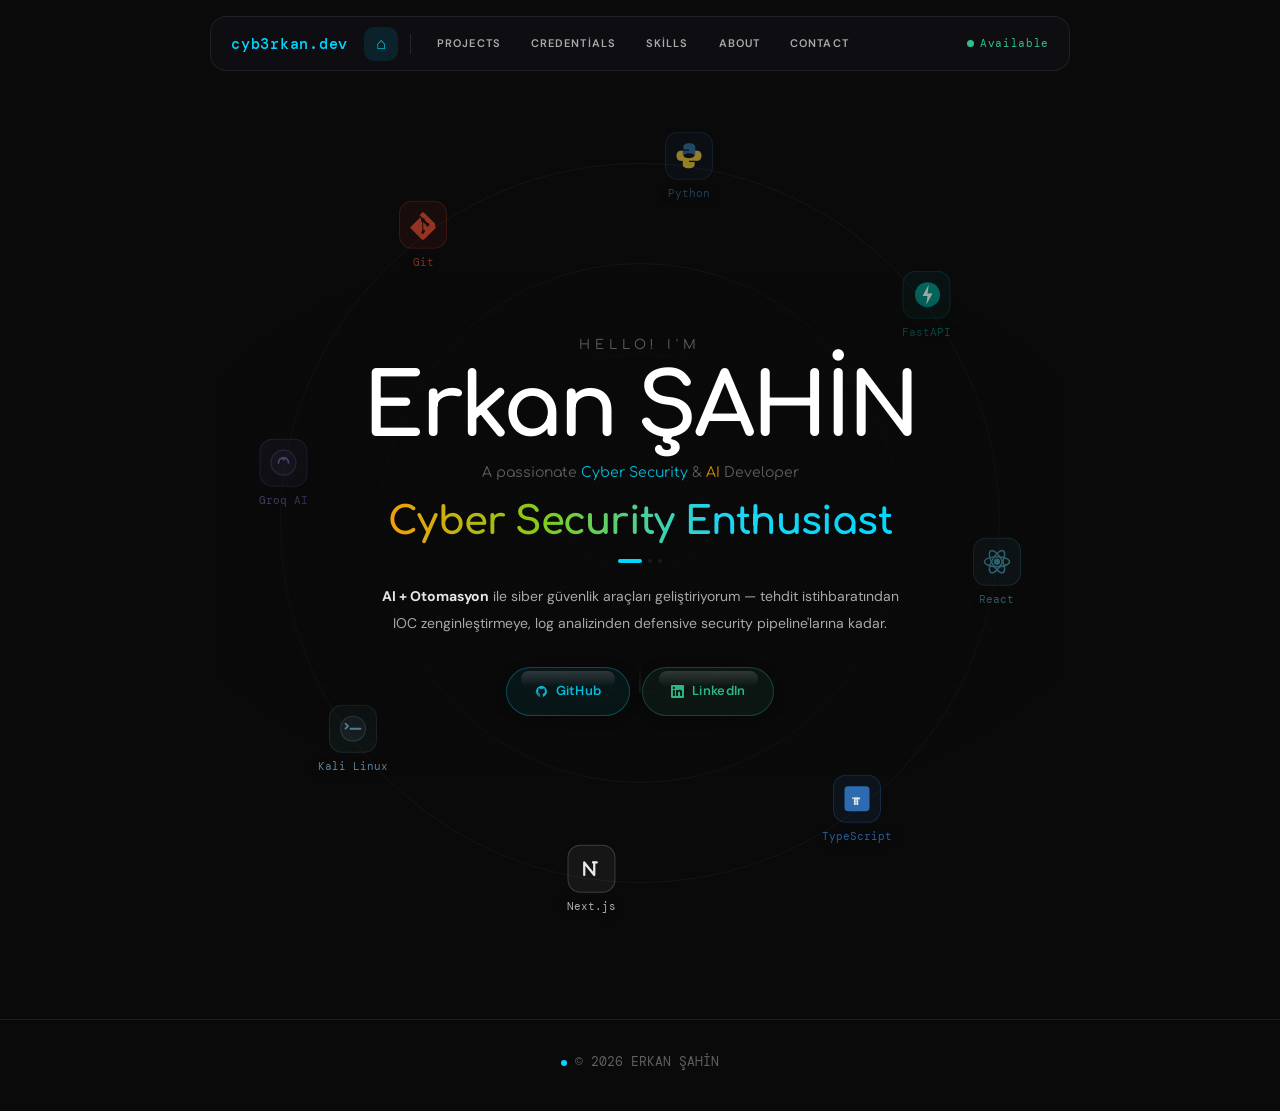
<file: index.html>
<!DOCTYPE html>
<html lang="tr">
<head>
<meta charset="UTF-8">
<meta name="viewport" content="width=device-width, initial-scale=1.0">
<title>Erkan ŞAHİN — Security Engineer</title>
<link rel="preconnect" href="https://fonts.googleapis.com">
<link rel="preconnect" href="https://fonts.gstatic.com" crossorigin>
<link rel="stylesheet" href="https://fonts.googleapis.com/css2?family=Comfortaa:wght@400;600;700&family=DM+Sans:wght@400;500;600&family=DM+Mono:wght@400;500&display=swap">
<link rel="stylesheet" href="shared.css">

<style>
.hero {
  min-height: 100vh;
  display: flex;
  align-items: center;
  justify-content: center;
  position: relative;
  overflow: hidden;
  padding-top: 2.5rem;
}

.orbit-stage {
  position: absolute;
  width: min(980px, 96vw);
  height: min(820px, calc(100vh - 88px));
  top: 52%;
  left: 50%;
  transform: translate(-50%, -50%);
  pointer-events: none;
  overflow: visible;
  z-index: 1;
}

.orb-circle {
  position: absolute;
  border-radius: 50%;
  border: 1px solid rgba(255,255,255,0.045);
  top: 50%;
  left: 50%;
  transform: translate(-50%, -50%);
}

.orb-icon {
  position: absolute;
  left: 50%;
  top: 50%;
  display: flex;
  flex-direction: column;
  align-items: center;
  gap: 5px;
  transform: translate(-50%, -50%);
  will-change: left, top, opacity;
  pointer-events: none;
  opacity: 0;
  z-index: 2;
}

.orb-box {
  width: 48px;
  height: 48px;
  border-radius: 13px;
  padding: 8px;
  display: flex;
  align-items: center;
  justify-content: center;
}

.orb-box svg {
  width: 100%;
  height: 100%;
}

.orb-label {
  font-size: 11px;
  font-family: 'DM Mono', monospace;
  white-space: nowrap;
  text-shadow: 0 1px 8px rgba(0,0,0,0.95);
}

/* ── HERO TEXT ── */
.hero-center {
  position: relative;
  z-index: 20;
  text-align: center;
  padding: 0 2rem;
  max-width: 780px;
}

.hero-center::before {
  content: "";
  position: absolute;
  inset: -60px -110px;
  z-index: -1;
  pointer-events: none;
  background: radial-gradient(
    ellipse at center,
    rgba(10, 10, 10, 0.94) 0%,
    rgba(10, 10, 10, 0.80) 42%,
    rgba(10, 10, 10, 0.34) 68%,
    transparent 82%
  );
}

.hero-hello {
  font-family: 'Comfortaa', cursive;
  font-size: 13px;
  color: var(--text-muted);
  letter-spacing: 0.38em;
  text-transform: uppercase;
  margin-bottom: 0.55rem;
}

.hero-name {
  font-family: 'Comfortaa', cursive;
  font-weight: 700;
  font-size: clamp(58px, 6.8vw, 94px);
  color: var(--text-primary);
  line-height: 1;
  margin-bottom: 0.65rem;
  letter-spacing: -0.035em;
}

.hero-sub {
  font-family: 'Comfortaa', cursive;
  font-size: 14px;
  color: var(--text-muted);
  margin-bottom: 0.75rem;
}

.hero-sub .c {
  color: rgba(0,217,255,0.86);
}

.hero-sub .a {
  color: rgba(245,158,11,0.86);
}

/* ROLE TICKER */
.role-wrap {
  height: clamp(38px, 4vw, 54px);
  position: relative;
  display: flex;
  align-items: center;
  justify-content: center;
  margin-bottom: 0.75rem;
}

.role-item {
  position: absolute;
  font-family: 'Comfortaa', cursive;
  font-weight: 700;
  font-size: clamp(26px, 3vw, 40px);
  background: linear-gradient(90deg,#f59e0b 0%,#84cc16 30%,#22d3ee 65%,#00d9ff 100%);
  -webkit-background-clip: text;
  -webkit-text-fill-color: transparent;
  background-clip: text;
  white-space: nowrap;
  letter-spacing: -0.02em;
  opacity: 0;
  transition: opacity 0.5s ease;
}

.role-item.active {
  opacity: 1;
}

.dot-pills {
  display: flex;
  align-items: center;
  justify-content: center;
  gap: 6px;
  margin-bottom: 1.25rem;
}

.dp {
  border-radius: 100px;
  height: 4px;
  transition: all 0.4s ease;
}

.dp-a {
  width: 24px;
  background: var(--cyan);
}

.dp-i {
  width: 4px;
  background: var(--border);
}

.hero-desc {
  font-size: 14px;
  color: var(--text-secondary);
  max-width: 520px;
  margin: 0 auto 1.9rem;
  line-height: 1.9;
  font-family: 'DM Sans', sans-serif;
}

.hero-desc strong {
  color: rgba(255,255,255,0.9);
  font-weight: 700;
}

.btn-row {
  display: flex;
  justify-content: center;
  gap: 12px;
  flex-wrap: wrap;
}

.scroll-hint {
  position: absolute;
  bottom: 1.5rem;
  left: 50%;
  transform: translateX(-50%);
  opacity: 0.15;
  pointer-events: none;
}

.sh-line {
  width: 1px;
  height: 28px;
  background: linear-gradient(to bottom, transparent, white);
  animation: shp 2s ease-in-out infinite;
}

@keyframes shp {
  0%,100% { opacity:.3; }
  50% { opacity:1; }
}

@media (max-width: 768px) {
  .hero {
    padding-top: 4rem;
  }

  .orbit-stage {
    width: 920px;
    height: 720px;
    top: 53%;
  }

  .orb-box {
    width: 40px;
    height: 40px;
    border-radius: 11px;
  }

  .orb-label {
    font-size: 9px;
  }

  .hero-center {
    max-width: 94vw;
    padding: 0 1rem;
  }

  .hero-center::before {
    inset: -42px -28px;
  }

  .hero-name {
    font-size: clamp(44px, 13vw, 62px);
  }

  .role-wrap {
    height: 40px;
  }

  .role-item {
    font-size: clamp(22px, 7vw, 30px);
  }

  .hero-desc {
    font-size: 13px;
    max-width: 92vw;
  }
}
</style>
</head>

<body>

<div class="nav-wrap">
  <nav class="nav">
    <a class="nav-brand" href="index.html" target="_self">cyb3rkan.dev</a>
    <a class="nav-home" href="index.html" title="Home">⌂</a>
    <div class="nav-div"></div>
    <div class="nav-links">
      <a class="nav-link" href="projects.html">Projects</a>
      <a class="nav-link" href="credentials.html">Credentials</a>
      <a class="nav-link" href="skills.html">Skills</a>
      <a class="nav-link" href="about.html">About</a>
      <a class="nav-link" href="contact.html">Contact</a>
    </div>
    <div class="nav-right">
      <div class="nav-dot"><div class="ndot"></div>Available</div>
    </div>
  </nav>
</div>

<section class="hero">

  <div class="orbit-stage" id="stage">
    <div class="orb-circle" style="width:340px;height:340px;"></div>
    <div class="orb-circle" style="width:520px;height:520px;"></div>
    <div class="orb-circle" style="width:720px;height:720px;"></div>

    <!-- orb0 Python -->
    <div class="orb-icon" id="orb0">
      <div class="orb-box" style="background:#3776ab1a;border:1px solid #3776ab45">
        <svg viewBox="0 0 24 24" fill="none">
          <path d="M12 2C9.5 2 7.5 3 7.5 5v2H12v1H5.5C3.5 8 2 9.5 2 12s1.5 4 3.5 4H7v-2.5C7 11.5 9 10 12 10s5 1.5 5 3.5V16h1.5c2 0 3.5-1.5 3.5-4s-1.5-4-3.5-4H17V5C17 3 15 2 12 2z" fill="#3776AB"/>
          <path d="M12 22c2.5 0 4.5-1 4.5-3v-2H12v-1h6.5c2 0 3.5-1.5 3.5-4s-1.5-4-3.5-4H17v2.5C17 12.5 15 14 12 14s-5-1.5-5-3.5V8H5.5C3.5 8 2 9.5 2 12s1.5 4 3.5 4H7v3c0 2 2 3 5 3z" fill="#FFD43B"/>
        </svg>
      </div>
      <span class="orb-label" style="color:#3776abdd">Python</span>
    </div>

    <!-- orb1 FastAPI -->
    <div class="orb-icon" id="orb1">
      <div class="orb-box" style="background:#0096881a;border:1px solid #00968845">
        <svg viewBox="0 0 24 24" fill="none">
          <circle cx="12" cy="12" r="10" fill="#009688"/>
          <path d="M13 4l-5 9h4l-1 7 5-9h-4l1-7z" fill="white"/>
        </svg>
      </div>
      <span class="orb-label" style="color:#009688dd">FastAPI</span>
    </div>

    <!-- orb2 React -->
    <div class="orb-icon" id="orb2">
      <div class="orb-box" style="background:#61dafb1a;border:1px solid #61dafb45">
        <svg viewBox="0 0 24 24" fill="none">
          <circle cx="12" cy="12" r="2.5" fill="#61DAFB"/>
          <ellipse cx="12" cy="12" rx="10" ry="4" stroke="#61DAFB" stroke-width="1.2" fill="none"/>
          <ellipse cx="12" cy="12" rx="10" ry="4" stroke="#61DAFB" stroke-width="1.2" fill="none" transform="rotate(60 12 12)"/>
          <ellipse cx="12" cy="12" rx="10" ry="4" stroke="#61DAFB" stroke-width="1.2" fill="none" transform="rotate(120 12 12)"/>
        </svg>
      </div>
      <span class="orb-label" style="color:#61dafbdd">React</span>
    </div>

    <!-- orb3 TypeScript -->
    <div class="orb-icon" id="orb3">
      <div class="orb-box" style="background:#3178c61a;border:1px solid #3178c645">
        <svg viewBox="0 0 24 24">
          <rect x="2" y="2" width="20" height="20" rx="3" fill="#3178C6"/>
          <path d="M13.5 11H10v1.5h1.5V17h1.5v-4.5H14.5V11H13.5z" fill="white"/>
          <path d="M8 11v1h1.5v5h1.5v-5H12.5v-1H8z" fill="white"/>
        </svg>
      </div>
      <span class="orb-label" style="color:#3178c6dd">TypeScript</span>
    </div>

    <!-- orb4 Next.js -->
    <div class="orb-icon" id="orb4">
      <div class="orb-box" style="background:#ffffff0f;border:1px solid #ffffff30">
        <svg viewBox="0 0 24 24" fill="none">
          <path d="M7 17V7l8 10V7" stroke="#fff" stroke-width="1.8" stroke-linecap="round" stroke-linejoin="round"/>
          <path d="M14 7h3" stroke="#fff" stroke-width="1.8" stroke-linecap="round"/>
        </svg>
      </div>
      <span class="orb-label" style="color:#ffffffbb">Next.js</span>
    </div>

    <!-- orb5 Kali Linux -->
    <div class="orb-icon" id="orb5">
      <div class="orb-box" style="background:#557c941a;border:1px solid #557c9445">
        <svg viewBox="0 0 24 24" fill="none">
          <circle cx="12" cy="12" r="10" fill="#557c942a" stroke="#557c9465" stroke-width="1"/>
          <path d="M6 8l2 2-2 2M10 12h8" stroke="#7aaccc" stroke-width="1.5" stroke-linecap="round" stroke-linejoin="round"/>
        </svg>
      </div>
      <span class="orb-label" style="color:#7aacccdd">Kali Linux</span>
    </div>

    <!-- orb6 Groq AI -->
    <div class="orb-icon" id="orb6">
      <div class="orb-box" style="background:#a78bfa1a;border:1px solid #a78bfa45">
        <svg viewBox="0 0 24 24" fill="none">
          <circle cx="12" cy="12" r="10" fill="#a78bfa1a" stroke="#a78bfa65" stroke-width="1"/>
          <path d="M8 12a4 4 0 0 1 8 0" stroke="#a78bfa" stroke-width="1.5" stroke-linecap="round"/>
          <circle cx="12" cy="9" r="1.2" fill="#a78bfa"/>
        </svg>
      </div>
      <span class="orb-label" style="color:#a78bfadd">Groq AI</span>
    </div>

    <!-- orb7 Git -->
    <div class="orb-icon" id="orb7">
      <div class="orb-box" style="background:#f050321a;border:1px solid #f0503245">
        <svg viewBox="0 0 24 24" fill="none">
          <path d="M21.7 11.3l-9-9a1 1 0 00-1.4 0l-2 2 2.5 2.5a1.2 1.2 0 011.5 1.5l2.4 2.4a1.2 1.2 0 011.1 2 1.2 1.2 0 01-2.3-.5l-2.3-2.3v6a1.2 1.2 0 01.8 2.2 1.2 1.2 0 01-2.4 0 1.2 1.2 0 01.8-1.1V10a1.2 1.2 0 01-.8-1.6L9.9 6 2.3 13.7a1 1 0 000 1.4l9 9a1 1 0 001.4 0l9-9a1 1 0 000-1.7z" fill="#F05032"/>
        </svg>
      </div>
      <span class="orb-label" style="color:#f05032dd">Git</span>
    </div>
  </div>

  <div class="hero-center">
    <p class="hero-hello">Hello! I'm</p>
    <h1 class="hero-name">Erkan ŞAHİN</h1>
    <p class="hero-sub">A passionate <span class="c">Cyber Security</span> & <span class="a">AI</span> Developer</p>

    <div class="role-wrap">
      <span class="role-item active" id="role0">Cyber Security Enthusiast</span>
      <span class="role-item" id="role1">AI Security Automation Developer</span>
      <span class="role-item" id="role2">Computer Engineering Student</span>
    </div>

    <div class="dot-pills">
      <div class="dp dp-a" id="pill0"></div>
      <div class="dp dp-i" id="pill1"></div>
      <div class="dp dp-i" id="pill2"></div>
    </div>

    <p class="hero-desc">
      <strong>AI + Otomasyon</strong> ile siber güvenlik araçları geliştiriyorum — tehdit istihbaratından IOC zenginleştirmeye, log analizinden defensive security pipeline'larına kadar.
    </p>

    <div class="btn-row">
      <a class="liqbtn liqbtn-c" href="https://github.com/cyb3rkan" target="_blank">
        <div class="liqbtn-shine"></div>
        <svg width="13" height="13" viewBox="0 0 24 24" fill="currentColor"><path d="M12 2C6.477 2 2 6.484 2 12.017c0 4.425 2.865 8.18 6.839 9.504.5.092.682-.217.682-.483 0-.237-.008-.868-.013-1.703-2.782.605-3.369-1.343-3.369-1.343-.454-1.158-1.11-1.466-1.11-1.466-.908-.62.069-.608.069-.608 1.003.07 1.531 1.032 1.531 1.032.892 1.53 2.341 1.088 2.91.832.092-.647.35-1.088.636-1.338-2.22-.253-4.555-1.113-4.555-4.951 0-1.093.39-1.988 1.029-2.688-.103-.253-.446-1.272.098-2.65 0 0 .84-.27 2.75 1.026A9.564 9.564 0 0112 6.844c.85.004 1.705.115 2.504.337 1.909-1.296 2.747-1.027 2.747-1.027.546 1.379.202 2.398.1 2.651.64.7 1.028 1.595 1.028 2.688 0 3.848-2.339 4.695-4.566 4.943.359.309.678.92.678 1.855 0 1.338-.012 2.419-.012 2.747 0 .268.18.58.688.482A10.019 10.019 0 0022 12.017C22 6.484 17.522 2 12 2z"/></svg>
        GitHub
      </a>

      <a class="liqbtn liqbtn-g" href="https://www.linkedin.com/in/erkansahin23/" target="_blank">
        <div class="liqbtn-shine"></div>
        <svg width="13" height="13" viewBox="0 0 24 24" fill="currentColor"><path d="M20.447 20.452h-3.554v-5.569c0-1.328-.027-3.037-1.852-3.037-1.853 0-2.136 1.445-2.136 2.939v5.667H9.351V9h3.414v1.561h.046c.477-.9 1.637-1.85 3.37-1.85 3.601 0 4.267 2.37 4.267 5.455v6.286zM5.337 7.433a2.062 2.062 0 01-2.063-2.065 2.064 2.064 0 112.063 2.065zm1.782 13.019H3.555V9h3.564v11.452zM22.225 0H1.771C.792 0 0 .774 0 1.729v20.542C0 23.227.792 24 1.771 24h20.451C23.2 24 24 23.227 24 22.271V1.729C24 .774 23.2 0 22.222 0h.003z"/></svg>
        LinkedIn
      </a>
    </div>

  <div class="scroll-hint"><div class="sh-line"></div></div>
</section>

<footer class="footer">
  <div class="footer-brand"><div class="fdot"></div>© 2026 ERKAN ŞAHİN</div>
</footer>

<script>
/* ── ROLE TICKER ── */
const roles = [0, 1, 2].map(i => document.getElementById('role' + i));
const pills = [0, 1, 2].map(i => document.getElementById('pill' + i));

let cur = 0;

setInterval(() => {
  roles[cur].classList.remove('active');
  pills[cur].className = 'dp dp-i';

  cur = (cur + 1) % roles.length;

  roles[cur].classList.add('active');
  pills[cur].className = 'dp dp-a';
}, 3000);

/* ── OUTER ORBIT ONLY ── */
const stage = document.getElementById('stage');

let orbitCX = 0;
let orbitCY = 0;

const OUTER_ORBIT_RADIUS = 360;
const ORBIT_SPEED = 0.00012;

function updateOrbitMetrics() {
  const rect = stage.getBoundingClientRect();
  orbitCX = rect.width / 2;
  orbitCY = rect.height / 2;
}

updateOrbitMetrics();
window.addEventListener('resize', updateOrbitMetrics);

const iconIds = [
  'orb0',
  'orb1',
  'orb2',
  'orb3',
  'orb4',
  'orb5',
  'orb6',
  'orb7'
];

const icons = iconIds
  .map((id, index) => ({
    id,
    el: document.getElementById(id),
    a: ((Math.PI * 2) / iconIds.length) * index - Math.PI / 2
  }))
  .filter(item => item.el);

let prevTs = null;

function placeOrbitIcons(dt) {
  icons.forEach(item => {
    item.a += ORBIT_SPEED * dt;

    const x = orbitCX + Math.cos(item.a) * OUTER_ORBIT_RADIUS;
    const y = orbitCY + Math.sin(item.a) * OUTER_ORBIT_RADIUS;

    item.el.style.left = x + 'px';
    item.el.style.top = y + 'px';

    const depth = (Math.sin(item.a) + 1) / 2;
    item.el.style.opacity = (0.58 + depth * 0.34).toFixed(2);
    item.el.style.zIndex = String(2 + Math.round(depth * 4));
  });
}

placeOrbitIcons(0);

function animate(ts) {
  const dt = prevTs ? Math.min(ts - prevTs, 40) : 16;
  prevTs = ts;

  placeOrbitIcons(dt);
  requestAnimationFrame(animate);
}

requestAnimationFrame(animate);
</script>
</body>
</html>
</file>
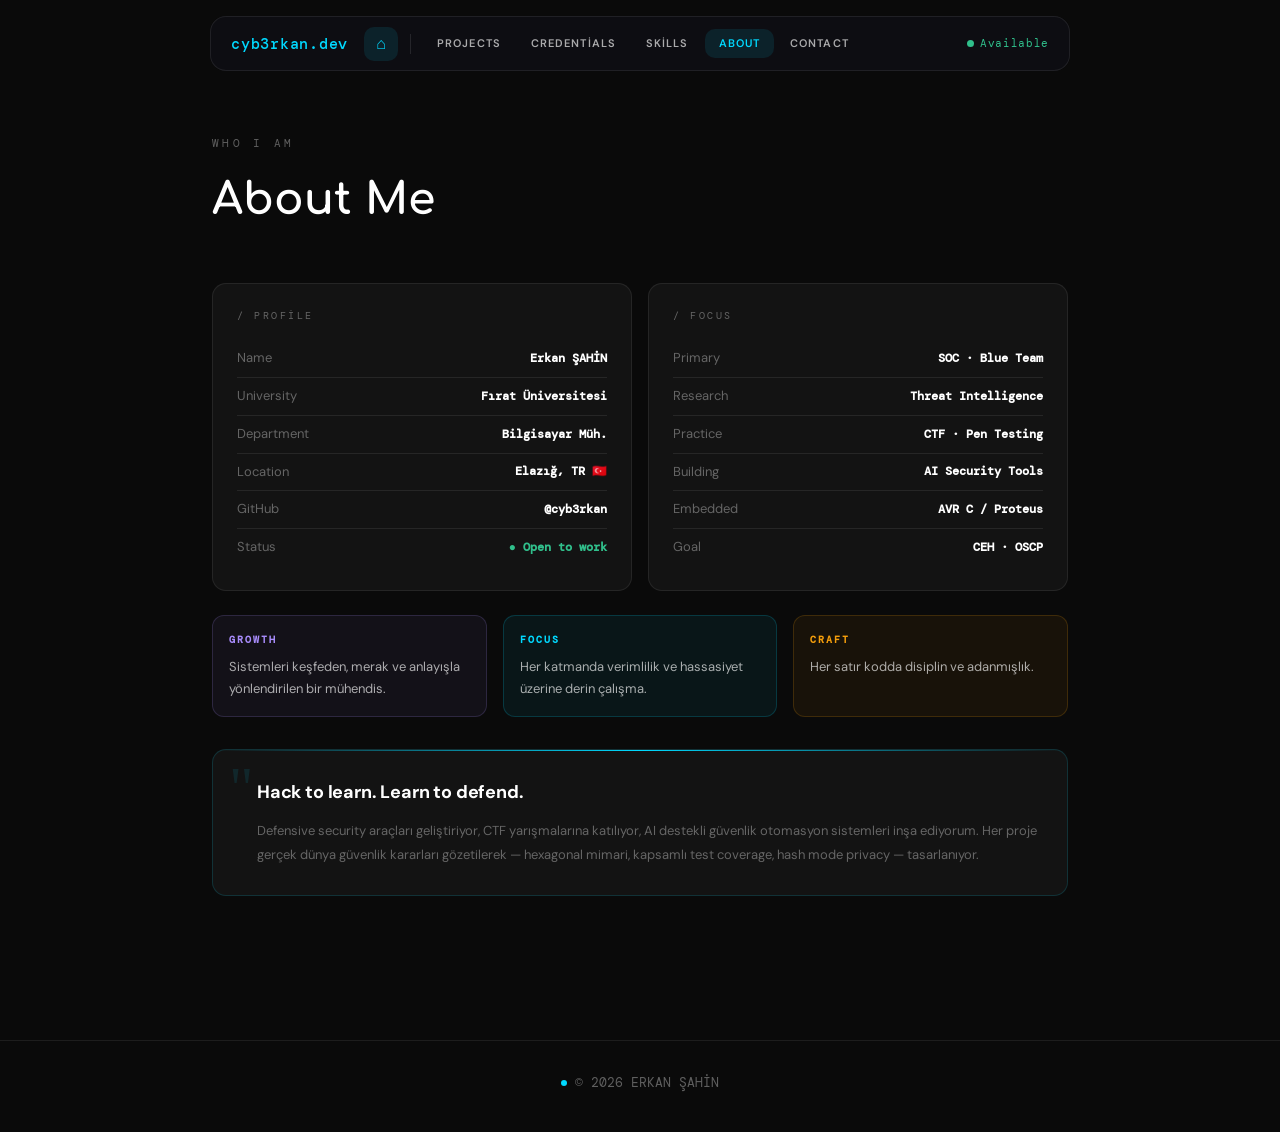
<file: about.html>
<!DOCTYPE html>
<html lang="tr">
<head>
<meta charset="UTF-8">
<meta name="viewport" content="width=device-width, initial-scale=1.0">
<title>About — Erkan ŞAHİN</title>
<link rel="stylesheet" href="shared.css">
<style>
.about-grid{display:grid;grid-template-columns:1fr 1fr;gap:1rem;margin-bottom:1.5rem}
.acard{background:var(--bg-card);border:1px solid var(--border);border-radius:14px;padding:1.5rem;transition:border-color 0.2s}
.acard:hover{border-color:rgba(255,255,255,0.15)}
.acard-ey{font-size:10px;letter-spacing:0.25em;text-transform:uppercase;color:var(--text-muted);font-family:'DM Mono',monospace;margin-bottom:1rem}
.arow{display:flex;justify-content:space-between;align-items:center;padding:8px 0;border-bottom:1px solid var(--border);font-size:13px}
.arow:last-child{border:none}
.ak{color:var(--text-muted)}.av{color:var(--text-primary);font-weight:600;font-size:12px;font-family:'DM Mono',monospace}
.av.g{color:rgba(52,211,153,0.9)}
.triple{display:grid;grid-template-columns:repeat(3,1fr);gap:1rem;margin-bottom:2rem}
.tcard{border-radius:12px;padding:1rem}
.tcard.p{background:rgba(167,139,250,0.06);border:1px solid rgba(167,139,250,0.18)}
.tcard.c{background:rgba(0,217,255,0.06);border:1px solid rgba(0,217,255,0.18)}
.tcard.a{background:rgba(245,158,11,0.06);border:1px solid rgba(245,158,11,0.18)}
.tt{font-size:10px;font-weight:700;letter-spacing:0.2em;text-transform:uppercase;margin-bottom:0.5rem;font-family:'DM Mono',monospace}
.tt-p{color:#a78bfa}.tt-c{color:#00d9ff}.tt-a{color:#f59e0b}
.td{font-size:13px;color:var(--text-secondary);line-height:1.7}
.motto-box{background:var(--bg-card);border:1px solid rgba(0,217,255,0.15);border-radius:14px;padding:1.75rem;position:relative;overflow:hidden}
.motto-box::before{content:'';position:absolute;top:0;left:0;right:0;height:1px;background:linear-gradient(90deg,transparent,var(--cyan),transparent)}
.motto-q{font-size:60px;color:rgba(0,217,255,0.1);font-family:Georgia,serif;line-height:1;position:absolute;top:0.5rem;left:1rem}
.motto-text{font-size:18px;font-weight:700;color:var(--text-primary);letter-spacing:-0.01em;margin-bottom:0.75rem;padding-left:1rem}
.motto-sub{font-size:13px;color:var(--text-muted);line-height:1.85;padding-left:1rem}
</style>
</head>
<body>

<div class="nav-wrap">
  <nav class="nav">
    <a class="nav-brand" href="index.html" target="_self">cyb3rkan.dev</a>
    <a class="nav-home" href="index.html" title="Home">⌂</a>
    <div class="nav-div"></div>
    <div class="nav-links">
      <a class="nav-link" href="projects.html">Projects</a>
      <a class="nav-link" href="credentials.html">Credentials</a>
      <a class="nav-link" href="skills.html">Skills</a>
      <a class="nav-link active" href="about.html">About</a>
      <a class="nav-link" href="contact.html">Contact</a>
    </div>
    <div class="nav-right">
      <div class="nav-dot"><div class="ndot"></div>Available</div>
    </div>
  </nav>
</div>

<section class="section">
  <p class="sec-eyebrow reveal">Who I Am</p>
  <h2 class="sec-title reveal d1">About Me</h2>

  <div class="about-grid">
    <div class="acard reveal d1">
      <div class="acard-ey">/ Profile</div>
      <div class="arow"><span class="ak">Name</span><span class="av">Erkan ŞAHİN</span></div>
      <div class="arow"><span class="ak">University</span><span class="av">Fırat Üniversitesi</span></div>
      <div class="arow"><span class="ak">Department</span><span class="av">Bilgisayar Müh.</span></div>
      <div class="arow"><span class="ak">Location</span><span class="av">Elazığ, TR 🇹🇷</span></div>
      <div class="arow"><span class="ak">GitHub</span><span class="av">@cyb3rkan</span></div>
      <div class="arow"><span class="ak">Status</span><span class="av g">● Open to work</span></div>
    </div>
    <div class="acard reveal d2">
      <div class="acard-ey">/ Focus</div>
      <div class="arow"><span class="ak">Primary</span><span class="av">SOC · Blue Team</span></div>
      <div class="arow"><span class="ak">Research</span><span class="av">Threat Intelligence</span></div>
      <div class="arow"><span class="ak">Practice</span><span class="av">CTF · Pen Testing</span></div>
      <div class="arow"><span class="ak">Building</span><span class="av">AI Security Tools</span></div>
      <div class="arow"><span class="ak">Embedded</span><span class="av">AVR C / Proteus</span></div>
      <div class="arow"><span class="ak">Goal</span><span class="av">CEH · OSCP</span></div>
    </div>
  </div>

  <div class="triple reveal d3">
    <div class="tcard p"><div class="tt tt-p">Growth</div><p class="td">Sistemleri keşfeden, merak ve anlayışla yönlendirilen bir mühendis.</p></div>
    <div class="tcard c"><div class="tt tt-c">Focus</div><p class="td">Her katmanda verimlilik ve hassasiyet üzerine derin çalışma.</p></div>
    <div class="tcard a"><div class="tt tt-a">Craft</div><p class="td">Her satır kodda disiplin ve adanmışlık.</p></div>
  </div>

  <div class="motto-box reveal">
    <div class="motto-q">"</div>
    <div class="motto-text">Hack to learn. Learn to defend.</div>
    <div class="motto-sub">Defensive security araçları geliştiriyor, CTF yarışmalarına katılıyor, AI destekli güvenlik otomasyon sistemleri inşa ediyorum. Her proje gerçek dünya güvenlik kararları gözetilerek — hexagonal mimari, kapsamlı test coverage, hash mode privacy — tasarlanıyor.</div>
  </div>
</section>

<footer class="footer">
  <div class="footer-brand"><div class="fdot"></div>© 2026 ERKAN ŞAHİN</div>
</footer>

<script>
const io = new IntersectionObserver(e=>{e.forEach(x=>{if(x.isIntersecting){x.target.classList.add('on');io.unobserve(x.target)}})},{threshold:0.1});
document.querySelectorAll('.reveal').forEach(el=>io.observe(el));
</script>
</body>
</html>
</file>
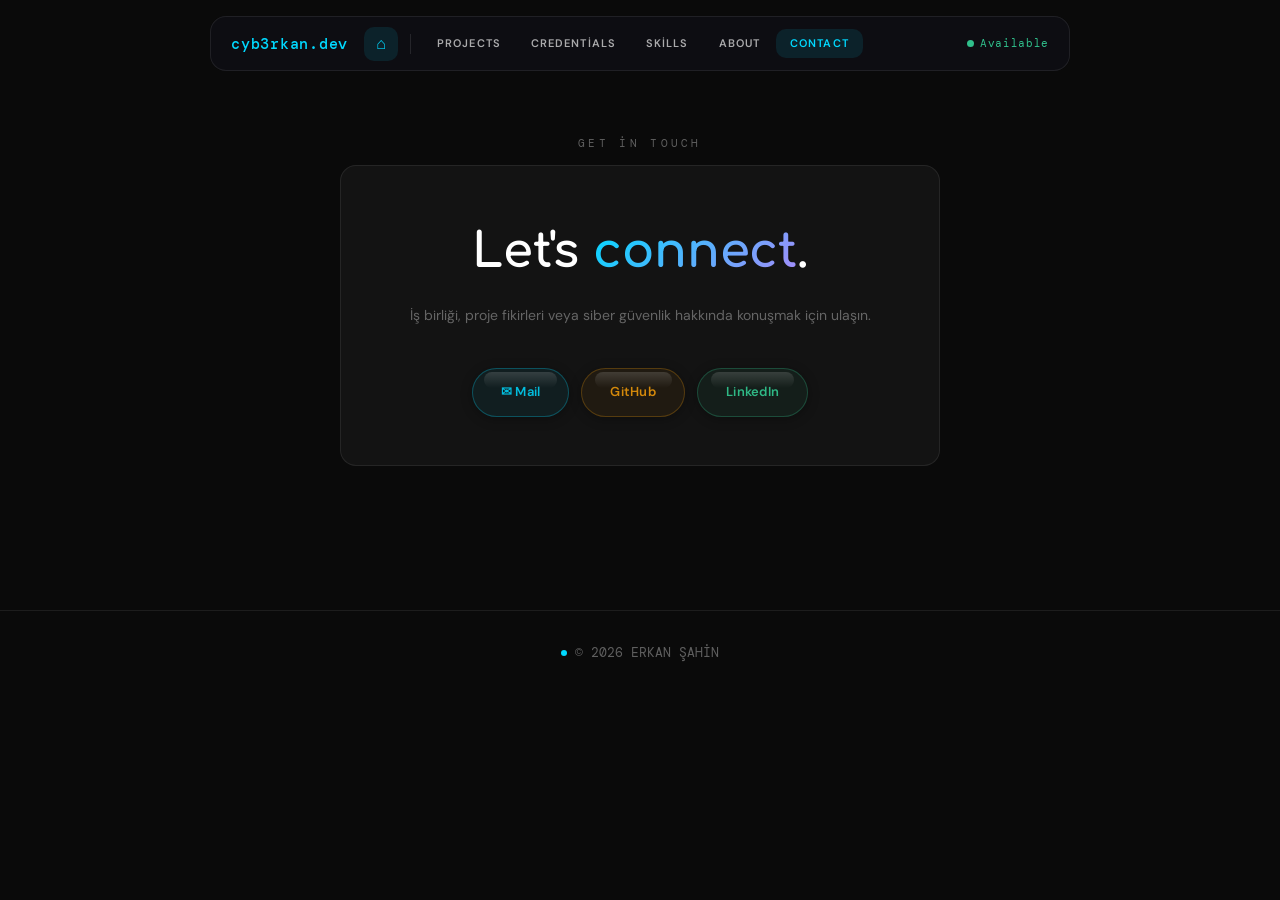
<file: contact.html>
<!DOCTYPE html>
<html lang="tr">
<head>
<meta charset="UTF-8">
<meta name="viewport" content="width=device-width, initial-scale=1.0">
<title>Contact — Erkan ŞAHİN</title>
<link rel="stylesheet" href="shared.css">
<style>
.contact-box{background:var(--bg-card);border:1px solid var(--border);border-radius:16px;padding:3rem 2rem;text-align:center;max-width:600px;margin:0 auto}
.ct-title{font-family:'Comfortaa',cursive;font-weight:700;font-size:clamp(2rem,5vw,3rem);color:var(--text-primary);margin-bottom:0.75rem}
.ct-title span{background:linear-gradient(135deg,var(--cyan),#a78bfa);-webkit-background-clip:text;-webkit-text-fill-color:transparent;background-clip:text}
.ct-sub{font-size:14px;color:var(--text-muted);margin-bottom:2.5rem;line-height:1.8}
.contact-btns{display:flex;justify-content:center;gap:12px;flex-wrap:wrap}
</style>
</head>
<body>

<div class="nav-wrap">
  <nav class="nav">
    <a class="nav-brand" href="index.html" target="_self">cyb3rkan.dev</a>
    <a class="nav-home" href="index.html" title="Home">⌂</a>
    <div class="nav-div"></div>
    <div class="nav-links">
      <a class="nav-link" href="projects.html">Projects</a>
      <a class="nav-link" href="credentials.html">Credentials</a>
      <a class="nav-link" href="skills.html">Skills</a>
      <a class="nav-link" href="about.html">About</a>
      <a class="nav-link active" href="contact.html">Contact</a>
    </div>
    <div class="nav-right">
      <div class="nav-dot"><div class="ndot"></div>Available</div>
    </div>
  </nav>
</div>

<section class="section">
  <p class="sec-eyebrow reveal" style="text-align:center">Get in Touch</p>
  <div class="contact-box reveal d1">
    <div class="ct-title">Let's <span>connect</span>.</div>
    <p class="ct-sub">İş birliği, proje fikirleri veya siber güvenlik hakkında konuşmak için ulaşın.</p>
    <div class="contact-btns">
      <a class="liqbtn liqbtn-c" href="mailto:sahinerkan2312@gmail.com"><div class="liqbtn-shine"></div>✉ Mail</a>
      <a class="liqbtn liqbtn-a" href="https://github.com/cyb3rkan" target="_blank"><div class="liqbtn-shine"></div>GitHub</a>
      <a class="liqbtn liqbtn-g" href="https://www.linkedin.com/in/erkansahin23/" target="_blank"><div class="liqbtn-shine"></div>LinkedIn</a>
    </div>
  </div>
</section>

<footer class="footer">
  <div class="footer-brand"><div class="fdot"></div>© 2026 ERKAN ŞAHİN</div>
</footer>

<script>
const io = new IntersectionObserver(e=>{e.forEach(x=>{if(x.isIntersecting){x.target.classList.add('on');io.unobserve(x.target)}})},{threshold:0.1});
document.querySelectorAll('.reveal').forEach(el=>io.observe(el));
</script>
</body>
</html>
</file>
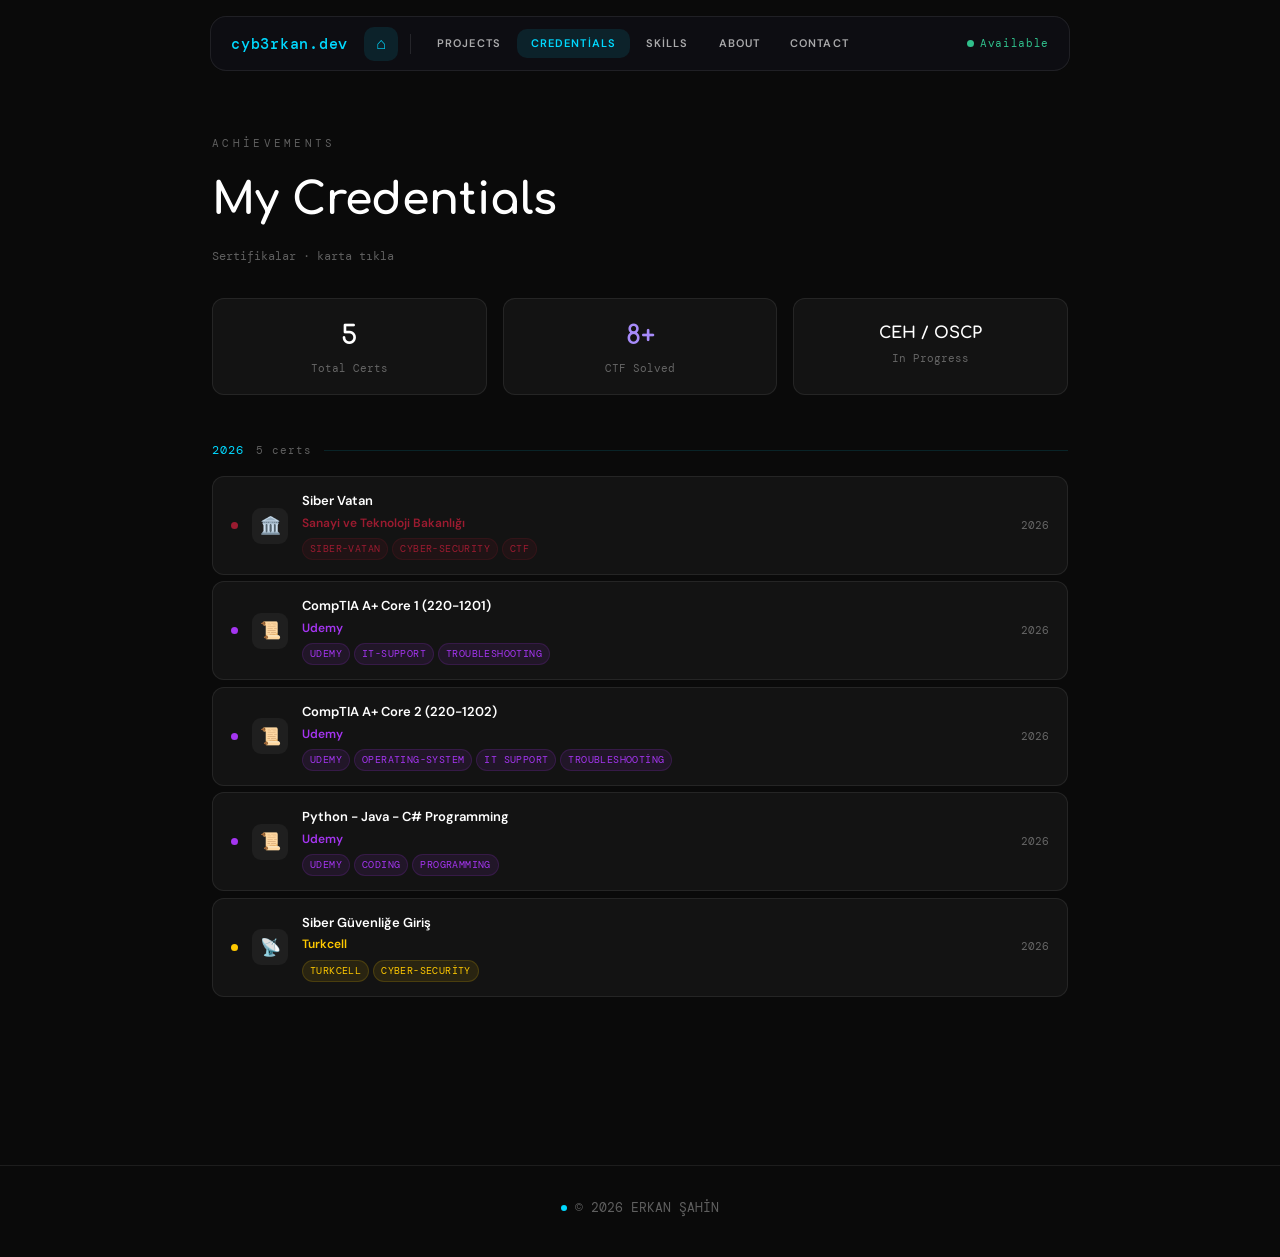
<file: credentials.html>
<!DOCTYPE html>
<html lang="tr">
<head>
<meta charset="UTF-8">
<meta name="viewport" content="width=device-width, initial-scale=1.0">
<title>Credentials — Erkan ŞAHİN</title>
<link rel="preconnect" href="https://fonts.googleapis.com">
<link rel="preconnect" href="https://fonts.gstatic.com" crossorigin>
<link rel="stylesheet" href="https://fonts.googleapis.com/css2?family=Comfortaa:wght@400;600;700&family=DM+Sans:wght@400;500;600&family=DM+Mono:wght@400;500&display=swap">
<link rel="stylesheet" href="shared.css">
<style>
.filter-bar{display:flex;gap:0.5rem;flex-wrap:wrap;margin-bottom:2rem}
.fchip{font-size:12px;padding:5px 14px;border-radius:100px;font-family:'DM Mono',monospace;cursor:pointer;transition:all 0.2s;background:rgba(255,255,255,0.04);border:1px solid rgba(255,255,255,0.1);color:var(--text-muted);display:flex;align-items:center;gap:6px}
.fchip:hover{color:var(--text-secondary);border-color:rgba(255,255,255,0.2)}
.fchip.active{color:var(--cyan);border-color:rgba(0,217,255,0.3);background:rgba(0,217,255,0.07)}
.cnt{font-size:10px;background:rgba(255,255,255,0.08);padding:1px 6px;border-radius:100px;color:var(--text-muted)}
.fchip.active .cnt{background:rgba(0,217,255,0.15);color:var(--cyan)}

.year-hd{font-size:12px;font-family:'DM Mono',monospace;color:var(--cyan);letter-spacing:0.08em;padding:0.4rem 0;display:flex;align-items:center;gap:0.75rem;margin-bottom:0.6rem}
.year-hd::after{content:'';flex:1;height:1px;background:rgba(0,217,255,0.12)}

.cred-list{display:flex;flex-direction:column;gap:0.4rem;margin-bottom:1.5rem}
.cred-item{
  display:flex;align-items:center;gap:0.875rem;
  background:var(--bg-card);border:1px solid var(--border);border-radius:12px;
  padding:0.875rem 1.125rem;transition:border-color 0.2s,transform 0.2s;
  text-decoration:none;cursor:default;
}
.cred-item:hover{border-color:rgba(255,255,255,0.14);transform:translateX(3px)}
.cred-dot{width:7px;height:7px;border-radius:50%;flex-shrink:0}
.cred-icon{width:36px;height:36px;border-radius:9px;display:flex;align-items:center;justify-content:center;font-size:17px;flex-shrink:0;background:rgba(255,255,255,0.05)}
.cred-body{flex:1;min-width:0}
.cred-name{font-size:13px;font-weight:600;color:var(--text-primary);margin-bottom:2px;overflow:hidden;text-overflow:ellipsis;white-space:nowrap}
.cred-issuer{font-size:12px;font-weight:600}
.cred-tags{display:flex;gap:4px;flex-wrap:wrap;margin-top:5px}
.ctag{font-size:10px;padding:2px 7px;border-radius:100px;font-family:'DM Mono',monospace;text-transform:uppercase;letter-spacing:0.04em}
.cred-date{font-size:11px;color:var(--text-muted);font-family:'DM Mono',monospace;white-space:nowrap;flex-shrink:0}

/* Issuer renkleri */
.iss-hackerrank{color:#2ec866}
.iss-aws{color:#FF9900}
.iss-oracle{color:#F80000}
.iss-google{color:#4285F4}
.iss-anthropic{color:#FF6F3C}
/* Yeni issuer sınıfı: Sanayi ve Teknoloji Bakanlığı için dotColor ile aynı renk */
.iss-sanayi{color:#9B1B30}
/* Udemy için örnek sınıf (koru) */
.iss-udemy{color:#A435F0}
.iss-turkcell{color:#FFC900}

/* Profil kartı özel stil */
.profile-card {
  background: linear-gradient(135deg, rgba(167,139,250,0.08) 0%, rgba(0,217,255,0.04) 100%);
  border: 1px solid rgba(167,139,250,0.2);
}
.profile-badge {
  font-size: 10px;
  padding: 2px 8px;
  border-radius: 100px;
  background: rgba(167,139,250,0.15);
  color: #a78bfa;
  font-family: 'DM Mono', monospace;
  margin-left: 8px;
}

.stats-row{display:flex;gap:1rem;margin-bottom:2.5rem;flex-wrap:wrap}
.stat-box{background:var(--bg-card);border:1px solid var(--border);border-radius:12px;padding:1rem 1.5rem;flex:1;min-width:90px;text-align:center}
.stat-n{font-size:26px;font-weight:800;font-family:'Comfortaa',cursive;color:var(--text-primary)}
.stat-n span{color:var(--cyan);font-size:16px}
.stat-l{font-size:11px;color:var(--text-muted);font-family:'DM Mono',monospace;margin-top:3px}
</style>
</head>
<body>

<div class="nav-wrap">
  <nav class="nav">
    <a class="nav-brand" href="index.html" target="_self">cyb3rkan.dev</a>
    <a class="nav-home" href="index.html" title="Home">⌂</a>
    <div class="nav-div"></div>
    <div class="nav-links">
      <a class="nav-link" href="projects.html" target="_self">Projects</a>
      <a class="nav-link active" href="credentials.html" target="_self">Credentials</a>
      <a class="nav-link" href="skills.html" target="_self">Skills</a>
      <a class="nav-link" href="about.html" target="_self">About</a>
      <a class="nav-link" href="contact.html" target="_self">Contact</a>
    </div>
    <div class="nav-right">
      <div class="nav-dot"><div class="ndot"></div>Available</div>
    </div>
  </nav>
</div>

<section class="section">
  <p class="sec-eyebrow reveal">Achievements</p>
  <h2 class="sec-title reveal d1">My Credentials</h2>
  <p style="font-size:12px;color:var(--text-muted);margin-top:-2.25rem;margin-bottom:2rem;font-family:'DM Mono',monospace" class="reveal d1">Sertifikalar · karta tıkla</p>

  <div class="stats-row reveal d2">
    <div class="stat-box"><div class="stat-n" id="total-count">5<span></span></div><div class="stat-l">Total Certs</div></div>
    <div class="stat-box"><div class="stat-n" style="color:#a78bfa">8+</div><div class="stat-l">CTF Solved</div></div>
    <div class="stat-box"><div class="stat-n" style="font-size:16px;padding-top:6px">CEH / OSCP</div><div class="stat-l">In Progress</div></div>
  </div>
  
  <div id="cred-container" class="reveal d3"></div>
</section>

<footer class="footer">
  <div class="footer-brand"><div class="fdot"></div>© 2026 ERKAN ŞAHİN</div>
</footer>

<script>
const io = new IntersectionObserver(e=>{e.forEach(x=>{if(x.isIntersecting){x.target.classList.add('on');io.unobserve(x.target)}})},{threshold:0.1});
document.querySelectorAll('.reveal').forEach(el=>io.observe(el));

const creds = [
  {year:2026,date:'2026',name:'Siber Vatan',issuer:'Sanayi ve Teknoloji Bakanlığı',filter:'STB',icon:'🏛️',tags:['SIBER-VATAN','CYBER-SECURITY','CTF'],dotColor:'#9B1B30',issuerClass:'iss-sanayi',link:'https://drdogrulama.sanayi.gov.tr/tr/verify/14751654509400/'},
  {year:2026,date:'2026',name:'CompTIA A+ Core 1 (220-1201)',issuer:'Udemy',filter:'Udemy',icon:'📜',tags:['UDEMY','IT-SUPPORT','TROUBLESHOOTING'],dotColor:'#A435F0',issuerClass:'iss-udemy',link:'https://www.udemy.com/certificate/UC-c4d04961-0011-4a8a-ab7e-6a99aa3ae84e/'},
  {year:2026,date:'2026',name:'CompTIA A+ Core 2 (220-1202)',issuer:'Udemy',filter:'Udemy',icon:'📜',tags:['UDEMY','OPERATING-SYSTEM',' IT SUPPORT','Troubleshooting'],dotColor:'#A435F0',issuerClass:'iss-udemy',link:'https://www.udemy.com/certificate/UC-e3cdc4a4-68eb-4568-a440-a2a450509ea7/'},
  {year:2026,date:'2026',name:'Python - Java - C# Programming',issuer:'Udemy',filter:'Udemy',icon:'📜',tags:['UDEMY','CODING','PROGRAMMING'],dotColor:'#A435F0',issuerClass:'iss-udemy',link:'https://www.udemy.com/certificate/UC-cb6c6ecc-abe3-475a-bd16-7e7361c4adfb/'},
  {year:2026,date:'2026',name:'Siber Güvenliğe Giriş',issuer:'Turkcell',filter:'Turkcell',icon:'📡',tags:['TURKCELL','CYBER-SECURİTY'],dotColor:'#FFC900',issuerClass:'iss-turkcell',link:'https://gelecegiyazanlar.turkcell.com.tr/sertifika/5f1217b50d0b4d758070f8666d648d94'},
];

function renderCreds(filter) {
  const filtered = filter === 'all' ? creds : creds.filter(c => c.filter === filter);
  const byYear = {};
  filtered.forEach(c => { if(!byYear[c.year]) byYear[c.year]=[]; byYear[c.year].push(c); });
  const container = document.getElementById('cred-container');
  container.innerHTML = '';
  Object.keys(byYear).sort((a,b)=>b-a).forEach(year => {
    const yl = document.createElement('div');
    yl.className='year-hd';
    yl.innerHTML = `${year} <span style="color:var(--text-muted);font-size:11px">${byYear[year].length} certs</span>`;
    container.appendChild(yl);
    const list = document.createElement('div');
    list.className='cred-list';
    byYear[year].forEach(c => {
      const item = document.createElement('div');
      // Profil kartı mı yoksa normal sertifika mı?
      const isProfile = c.isProfile ? 'profile-card' : '';
      item.className=`cred-item ${isProfile}`;
      
      if(c.link && c.link !== '#') {
        item.style.cursor = 'pointer';
        item.addEventListener('click', () => window.open(c.link, '_blank', 'noopener'));
      }
      
      const profileBadge = c.isProfile ? '<span class="profile-badge">LIVE PROFILE</span>' : '';
      const tagsHtml = c.tags.map(t=>`<span class="ctag" style="background:${c.dotColor}18;color:${c.dotColor};border:1px solid ${c.dotColor}28">${t}</span>`).join('');
      
      item.innerHTML = `
        <div class="cred-dot" style="background:${c.dotColor}"></div>
        <div class="cred-icon">${c.icon}</div>
        <div class="cred-body">
          <div class="cred-name">${c.name}${profileBadge}</div>
          <div class="cred-issuer ${c.issuerClass}">${c.issuer}</div>
          <div class="cred-tags">${tagsHtml}</div>
        </div>
        <div class="cred-date">${c.date}</div>
      `;
      list.appendChild(item);
    });
    container.appendChild(list);
  });
}

renderCreds('all');

document.querySelectorAll('.fchip').forEach(btn => {
  btn.addEventListener('click', () => {
    document.querySelectorAll('.fchip').forEach(b=>b.classList.remove('active'));
    btn.classList.add('active');
    renderCreds(btn.dataset.filter);
  });
});
</script>
</body>
</html>
</file>
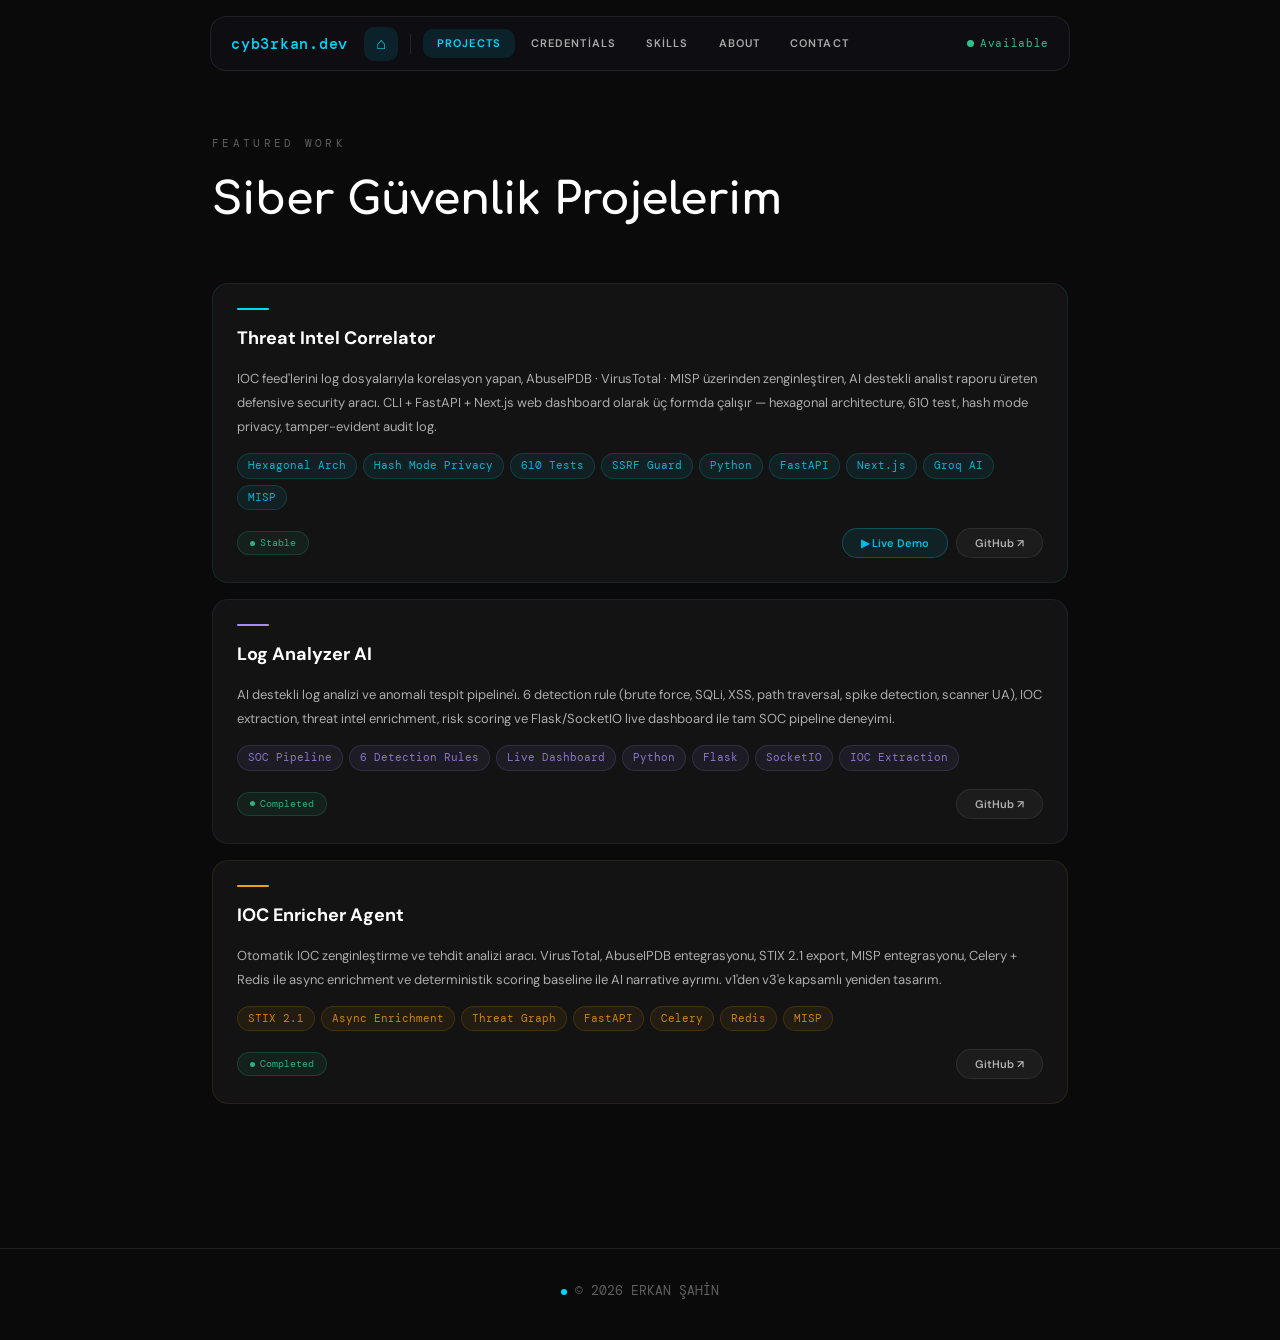
<file: projects.html>
<!DOCTYPE html>
<html lang="tr">
<head>
<meta charset="UTF-8">
<meta name="viewport" content="width=device-width, initial-scale=1.0">
<title>Projects — Erkan ŞAHİN</title>
<link rel="stylesheet" href="shared.css">
<style>
.proj-grid{display:grid;grid-template-columns:1fr;gap:1rem}
.proj-card{background:var(--bg-card);border-radius:16px;padding:1.5rem;display:flex;flex-direction:column;gap:0.875rem;transition:border-color 0.25s,transform 0.25s,box-shadow 0.25s;border:1px solid var(--border)}
.proj-card:hover{transform:translateY(-4px);box-shadow:0 16px 48px rgba(0,0,0,0.5)}
.proj-card.c{border-color:rgba(0,217,255,0.1)}.proj-card.p{border-color:rgba(167,139,250,0.1)}.proj-card.a{border-color:rgba(245,158,11,0.1)}
.proj-accent{width:32px;height:2px;border-radius:100px}
.pac-c{background:var(--cyan)}.pac-p{background:#a78bfa}.pac-a{background:#f59e0b}
.proj-name{font-family:'DM Sans',sans-serif;font-weight:700;font-size:18px;color:var(--text-primary)}
.proj-desc{font-size:13px;color:var(--text-secondary);line-height:1.85}
.proj-tags{display:flex;flex-wrap:wrap;gap:6px}
.ptag{font-size:11px;padding:3px 10px;border-radius:100px;font-family:'DM Mono',monospace}
.pt-c{background:rgba(0,217,255,0.07);color:rgba(0,217,255,0.8);border:1px solid rgba(0,217,255,0.15)}
.pt-p{background:rgba(167,139,250,0.07);color:rgba(167,139,250,0.8);border:1px solid rgba(167,139,250,0.15)}
.pt-a{background:rgba(245,158,11,0.07);color:rgba(245,158,11,0.8);border:1px solid rgba(245,158,11,0.15)}
.proj-footer{display:flex;justify-content:space-between;align-items:center;flex-wrap:wrap;gap:10px;margin-top:0.25rem}
.proj-badge{font-size:10px;padding:3px 12px;border-radius:100px;font-family:'DM Mono',monospace;display:flex;align-items:center;gap:5px;background:rgba(52,211,153,0.07);color:rgba(52,211,153,0.8);border:1px solid rgba(52,211,153,0.18)}
.bpulse{width:5px;height:5px;border-radius:50%;background:rgba(52,211,153,0.8);animation:blink 2s infinite}
@keyframes blink{0%,100%{opacity:1}50%{opacity:0.3}}
.proj-btns{display:flex;gap:8px}
.smb{font-size:11px;padding:7px 18px;border-radius:100px;font-weight:600;font-family:'DM Sans',sans-serif;cursor:pointer;transition:all 0.2s;display:inline-flex;align-items:center;gap:5px;border:none}
.smb-d{background:rgba(0,217,255,0.08);color:rgba(0,217,255,0.85);border:1px solid rgba(0,217,255,0.25)}
.smb-d:hover{background:rgba(0,217,255,0.14)}
.smb-g{background:rgba(255,255,255,0.04);color:var(--text-secondary);border:1px solid var(--border)}
.smb-g:hover{color:var(--text-primary)}
</style>
</head>
<body>

<div class="nav-wrap">
  <nav class="nav">
    <a class="nav-brand" href="index.html" target="_self">cyb3rkan.dev</a>
    <a class="nav-home" href="index.html" title="Home">⌂</a>
    <div class="nav-div"></div>
    <div class="nav-links">
      <a class="nav-link active" href="projects.html" target="_self">Projects</a>
      <a class="nav-link" href="credentials.html" target="_self">Credentials</a>
      <a class="nav-link" href="skills.html" target="_self">Skills</a>
      <a class="nav-link" href="about.html" target="_self">About</a>
      <a class="nav-link" href="contact.html" target="_self">Contact</a>
    </div>
    <div class="nav-right">
      <div class="nav-dot"><div class="ndot"></div>Available</div>
    </div>
  </nav>
</div>

<section class="section">
  <p class="sec-eyebrow reveal">Featured Work</p>
  <h2 class="sec-title reveal d1">Siber Güvenlik Projelerim</h2>

  <div class="proj-grid">
    <div class="proj-card c reveal d1">
      <div class="proj-accent pac-c"></div>
      <div class="proj-name">Threat Intel Correlator</div>
      <div class="proj-desc">IOC feed'lerini log dosyalarıyla korelasyon yapan, AbuseIPDB · VirusTotal · MISP üzerinden zenginleştiren, AI destekli analist raporu üreten defensive security aracı. CLI + FastAPI + Next.js web dashboard olarak üç formda çalışır — hexagonal architecture, 610 test, hash mode privacy, tamper-evident audit log.</div>
      <div class="proj-tags">
        <span class="ptag pt-c">Hexagonal Arch</span><span class="ptag pt-c">Hash Mode Privacy</span>
        <span class="ptag pt-c">610 Tests</span><span class="ptag pt-c">SSRF Guard</span>
        <span class="ptag pt-c">Python</span><span class="ptag pt-c">FastAPI</span>
        <span class="ptag pt-c">Next.js</span><span class="ptag pt-c">Groq AI</span><span class="ptag pt-c">MISP</span>
      </div>
      <div class="proj-footer">
        <div class="proj-badge"><div class="bpulse"></div>Stable</div>
        <div class="proj-btns">
          <button class="smb smb-d">▶ Live Demo</button>
          <button class="smb smb-g" onclick="window.open('https://github.com/cyb3rkan/Threat-Intel-Correlator','_blank')">GitHub ↗</button>
        </div>
      </div>
    </div>

    <div class="proj-card p reveal d2">
      <div class="proj-accent pac-p"></div>
      <div class="proj-name">Log Analyzer AI</div>
      <div class="proj-desc">AI destekli log analizi ve anomali tespit pipeline'ı. 6 detection rule (brute force, SQLi, XSS, path traversal, spike detection, scanner UA), IOC extraction, threat intel enrichment, risk scoring ve Flask/SocketIO live dashboard ile tam SOC pipeline deneyimi.</div>
      <div class="proj-tags">
        <span class="ptag pt-p">SOC Pipeline</span><span class="ptag pt-p">6 Detection Rules</span>
        <span class="ptag pt-p">Live Dashboard</span><span class="ptag pt-p">Python</span>
        <span class="ptag pt-p">Flask</span><span class="ptag pt-p">SocketIO</span>
        <span class="ptag pt-p">IOC Extraction</span>
      </div>
      <div class="proj-footer">
        <div class="proj-badge"><div class="bpulse"></div>Completed</div>
        <div class="proj-btns">
          <button class="smb smb-g" onclick="window.open('https://github.com/cyb3rkan/log-analyzer-ai','_blank')">GitHub ↗</button>
        </div>
      </div>
    </div>

    <div class="proj-card a reveal d3">
      <div class="proj-accent pac-a"></div>
      <div class="proj-name">IOC Enricher Agent</div>
      <div class="proj-desc">Otomatik IOC zenginleştirme ve tehdit analizi aracı. VirusTotal, AbuseIPDB entegrasyonu, STIX 2.1 export, MISP entegrasyonu, Celery + Redis ile async enrichment ve deterministik scoring baseline ile AI narrative ayrımı. v1'den v3'e kapsamlı yeniden tasarım.</div>
      <div class="proj-tags">
        <span class="ptag pt-a">STIX 2.1</span><span class="ptag pt-a">Async Enrichment</span>
        <span class="ptag pt-a">Threat Graph</span><span class="ptag pt-a">FastAPI</span>
        <span class="ptag pt-a">Celery</span><span class="ptag pt-a">Redis</span>
        <span class="ptag pt-a">MISP</span>
      </div>
      <div class="proj-footer">
        <div class="proj-badge"><div class="bpulse"></div>Completed</div>
        <div class="proj-btns">
          <button class="smb smb-g" onclick="window.open('https://github.com/cyb3rkan/ioc-enricher-agent','_blank')">GitHub ↗</button>
        </div>
      </div>
    </div>
  </div>
</section>

<footer class="footer">
  <div class="footer-brand"><div class="fdot"></div>© 2026 ERKAN ŞAHİN</div>
</footer>

<script>
const io = new IntersectionObserver(e=>{e.forEach(x=>{if(x.isIntersecting){x.target.classList.add('on');io.unobserve(x.target)}})},{threshold:0.1});
document.querySelectorAll('.reveal').forEach(el=>io.observe(el));
</script>
</body>
</html>
</file>
<file: shared.css>
@import url('https://fonts.googleapis.com/css2?family=Comfortaa:wght@400;600;700&family=DM+Sans:wght@400;500;600&family=DM+Mono:wght@400;500&display=swap');
*{margin:0;padding:0;box-sizing:border-box}
:root{
  --cyan:#00d9ff;--bg:#0a0a0a;--bg-card:rgba(255,255,255,0.04);
  --text-primary:#ffffff;--text-secondary:rgba(255,255,255,0.65);--text-muted:rgba(255,255,255,0.35);
  --border:rgba(255,255,255,0.08);
}
body{background:var(--bg);color:var(--text-primary);font-family:'DM Sans',sans-serif;overflow-x:hidden;line-height:1.6}
h1,h2,h3{font-family:'Comfortaa',cursive}

/* NAV - ayushcmd style floating pill */
.nav-wrap{position:sticky;top:16px;z-index:100;display:flex;justify-content:center;padding:0 1rem}
.nav{
  display:flex;align-items:center;gap:0;
  background:rgba(15,15,20,0.85);backdrop-filter:blur(20px);
  border:1px solid rgba(255,255,255,0.08);border-radius:16px;
  padding:0.6rem 1.25rem;width:100%;max-width:860px;
}
.nav-brand{
  font-family:'DM Mono',monospace;
  font-size:15px;
  color:var(--cyan);
  letter-spacing:0.05em;
  font-weight:500;
  margin-right:1rem;
  text-decoration:none;
  cursor:pointer;
}
.nav-brand:hover{
  color:#6eefff;
}
.nav-home{
  width:34px;height:34px;border-radius:10px;display:flex;align-items:center;justify-content:center;
  background:rgba(0,217,255,0.1);color:var(--cyan);margin-right:0.75rem;flex-shrink:0;
  text-decoration:none;font-size:16px;transition:background 0.2s;
}
.nav-home:hover{background:rgba(0,217,255,0.18)}
.nav-div{width:1px;height:20px;background:rgba(255,255,255,0.1);margin-right:0.75rem;flex-shrink:0}
.nav-links{display:flex;gap:2px;flex:1}
.nav-link{
  font-size:11px;font-weight:600;letter-spacing:0.1em;text-transform:uppercase;
  padding:6px 14px;border-radius:10px;color:var(--text-secondary);
  cursor:pointer;text-decoration:none;transition:color 0.2s,background 0.2s;white-space:nowrap;
}
.nav-link:hover{color:var(--cyan)}
.nav-link.active{color:var(--cyan);background:rgba(0,217,255,0.1)}
.nav-right{display:flex;align-items:center;gap:0.75rem;margin-left:auto}
.nav-cred{
  display:flex;align-items:center;gap:6px;font-size:11px;font-weight:600;letter-spacing:0.08em;
  padding:6px 14px;border-radius:10px;color:rgba(167,139,250,0.8);
  border:1px solid rgba(167,139,250,0.2);background:rgba(167,139,250,0.06);
  text-decoration:none;transition:all 0.2s;cursor:pointer;white-space:nowrap;
}
.nav-cred:hover{background:rgba(167,139,250,0.12)}
.nav-dot{display:flex;align-items:center;gap:6px;font-size:11px;color:rgba(52,211,153,0.9);font-family:'DM Mono',monospace;letter-spacing:0.06em;white-space:nowrap}
.ndot{width:7px;height:7px;border-radius:50%;background:rgba(52,211,153,0.9);animation:npulse 2s infinite}
@keyframes npulse{0%,100%{box-shadow:0 0 0 0 rgba(52,211,153,0.5)}60%{box-shadow:0 0 0 6px rgba(52,211,153,0)}}

/* COMMON */
.sep{max-width:920px;margin:0 auto;height:1px;background:var(--border)}
.section{padding:5rem 2rem;max-width:920px;margin:0 auto}
.sec-eyebrow{font-size:11px;letter-spacing:0.3em;text-transform:uppercase;color:var(--text-muted);font-family:'DM Mono',monospace;margin-bottom:0.75rem}
.sec-title{font-family:'Comfortaa',cursive;font-weight:700;color:var(--text-primary);font-size:clamp(1.75rem,4vw,2.75rem);margin-bottom:3rem}

/* BUTTONS */
.liqbtn{
  position:relative;display:inline-flex;align-items:center;justify-content:center;gap:8px;
  padding:13px 28px;border-radius:100px;font-size:13px;font-weight:600;
  font-family:'DM Sans',sans-serif;letter-spacing:0.02em;cursor:pointer;text-decoration:none;
  transition:transform 0.2s cubic-bezier(.34,1.56,.64,1),box-shadow 0.2s;
  box-shadow:0 2px 12px rgba(0,0,0,0.3);overflow:hidden;border:none;
}
.liqbtn:hover{transform:translateY(-2px) scale(1.02)}
.liqbtn-c{border:1px solid rgba(0,217,255,0.28);background:rgba(0,217,255,0.06);color:rgba(0,217,255,0.85)}
.liqbtn-g{border:1px solid rgba(52,211,153,0.25);background:rgba(52,211,153,0.06);color:rgba(52,211,153,0.85)}
.liqbtn-a{border:1px solid rgba(245,158,11,0.25);background:rgba(245,158,11,0.06);color:rgba(245,158,11,0.85)}
.liqbtn-shine{position:absolute;top:3px;left:12%;right:12%;height:35%;background:linear-gradient(to bottom,rgba(255,255,255,0.15) 0%,transparent 100%);border-radius:100px;pointer-events:none}

/* REVEAL */
.reveal{opacity:0;transform:translateY(28px);transition:opacity 0.65s cubic-bezier(.16,1,.3,1),transform 0.65s cubic-bezier(.16,1,.3,1)}
.reveal.on{opacity:1;transform:none}
.d1{transition-delay:.08s}.d2{transition-delay:.16s}.d3{transition-delay:.24s}

/* FOOTER */
.footer{border-top:1px solid var(--border);padding:2rem;text-align:center;margin-top:4rem}
.footer-brand{font-family:'DM Mono',monospace;font-size:13px;color:var(--text-muted);margin-bottom:0.4rem;display:flex;align-items:center;justify-content:center;gap:8px}
.fdot{width:6px;height:6px;border-radius:50%;background:var(--cyan);animation:npulse 2s infinite}
.footer-copy{font-size:11px;color:rgba(255,255,255,0.2)}
</file>
